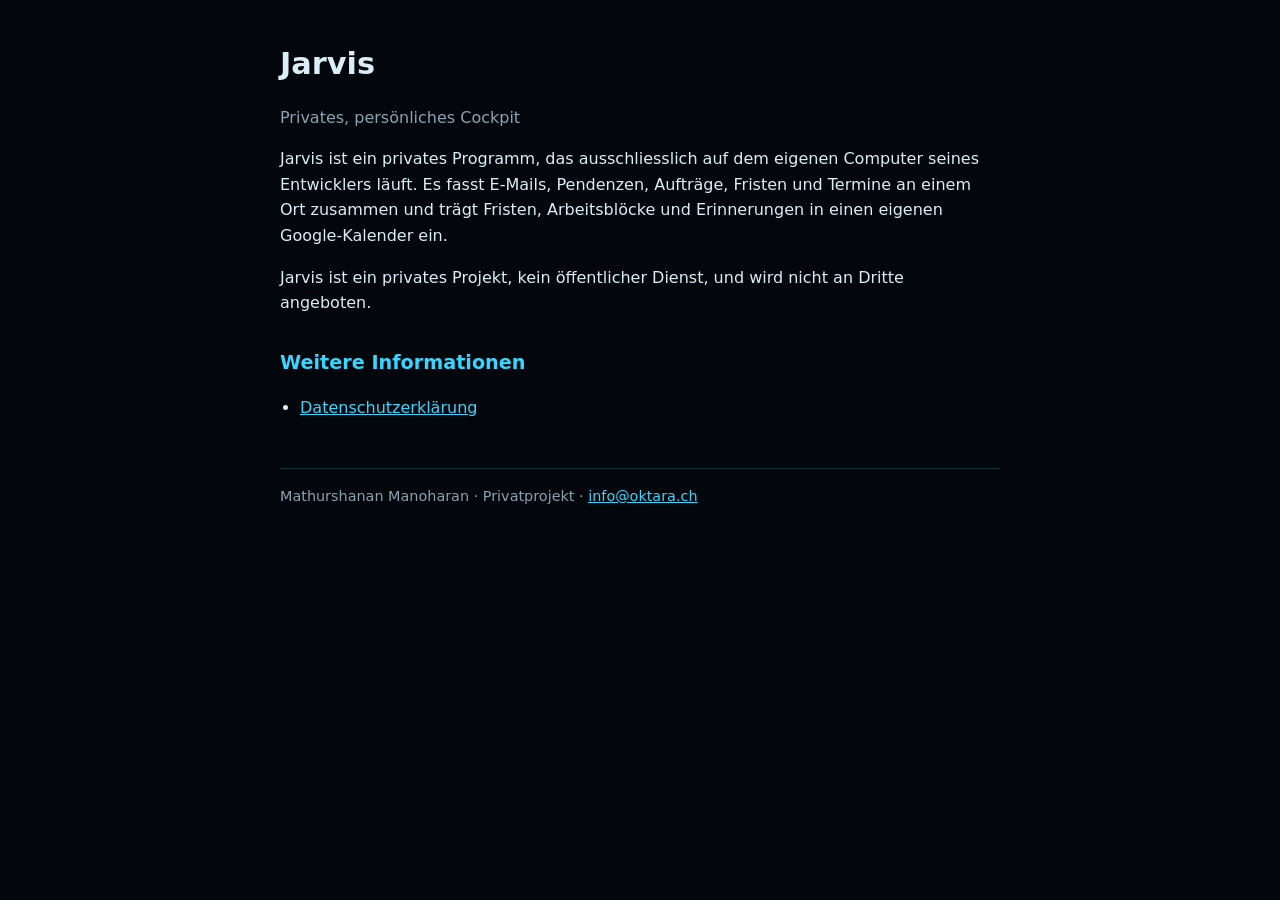
<file: jarvis/index.html>
<!doctype html>
<html lang="de"><head><meta charset="utf-8"><meta name="viewport" content="width=device-width,initial-scale=1">
<title>Jarvis</title><link rel="stylesheet" href="stil.css"></head>
<body><main>
<h1>Jarvis</h1>
<p class="leise">Privates, persönliches Cockpit</p>
<p>Jarvis ist ein privates Programm, das ausschliesslich auf dem eigenen Computer seines Entwicklers läuft.
Es fasst E-Mails, Pendenzen, Aufträge, Fristen und Termine an einem Ort zusammen und trägt Fristen,
Arbeitsblöcke und Erinnerungen in einen eigenen Google-Kalender ein.</p>
<p>Jarvis ist ein privates Projekt, kein öffentlicher Dienst, und wird nicht an Dritte angeboten.</p>
<h2>Weitere Informationen</h2>
<ul><li><a href="datenschutz.html">Datenschutzerklärung</a></li></ul>
<footer>Mathurshanan Manoharan · Privatprojekt · <a href="mailto:info@oktara.ch">info@oktara.ch</a></footer>
</main></body></html>
</file>
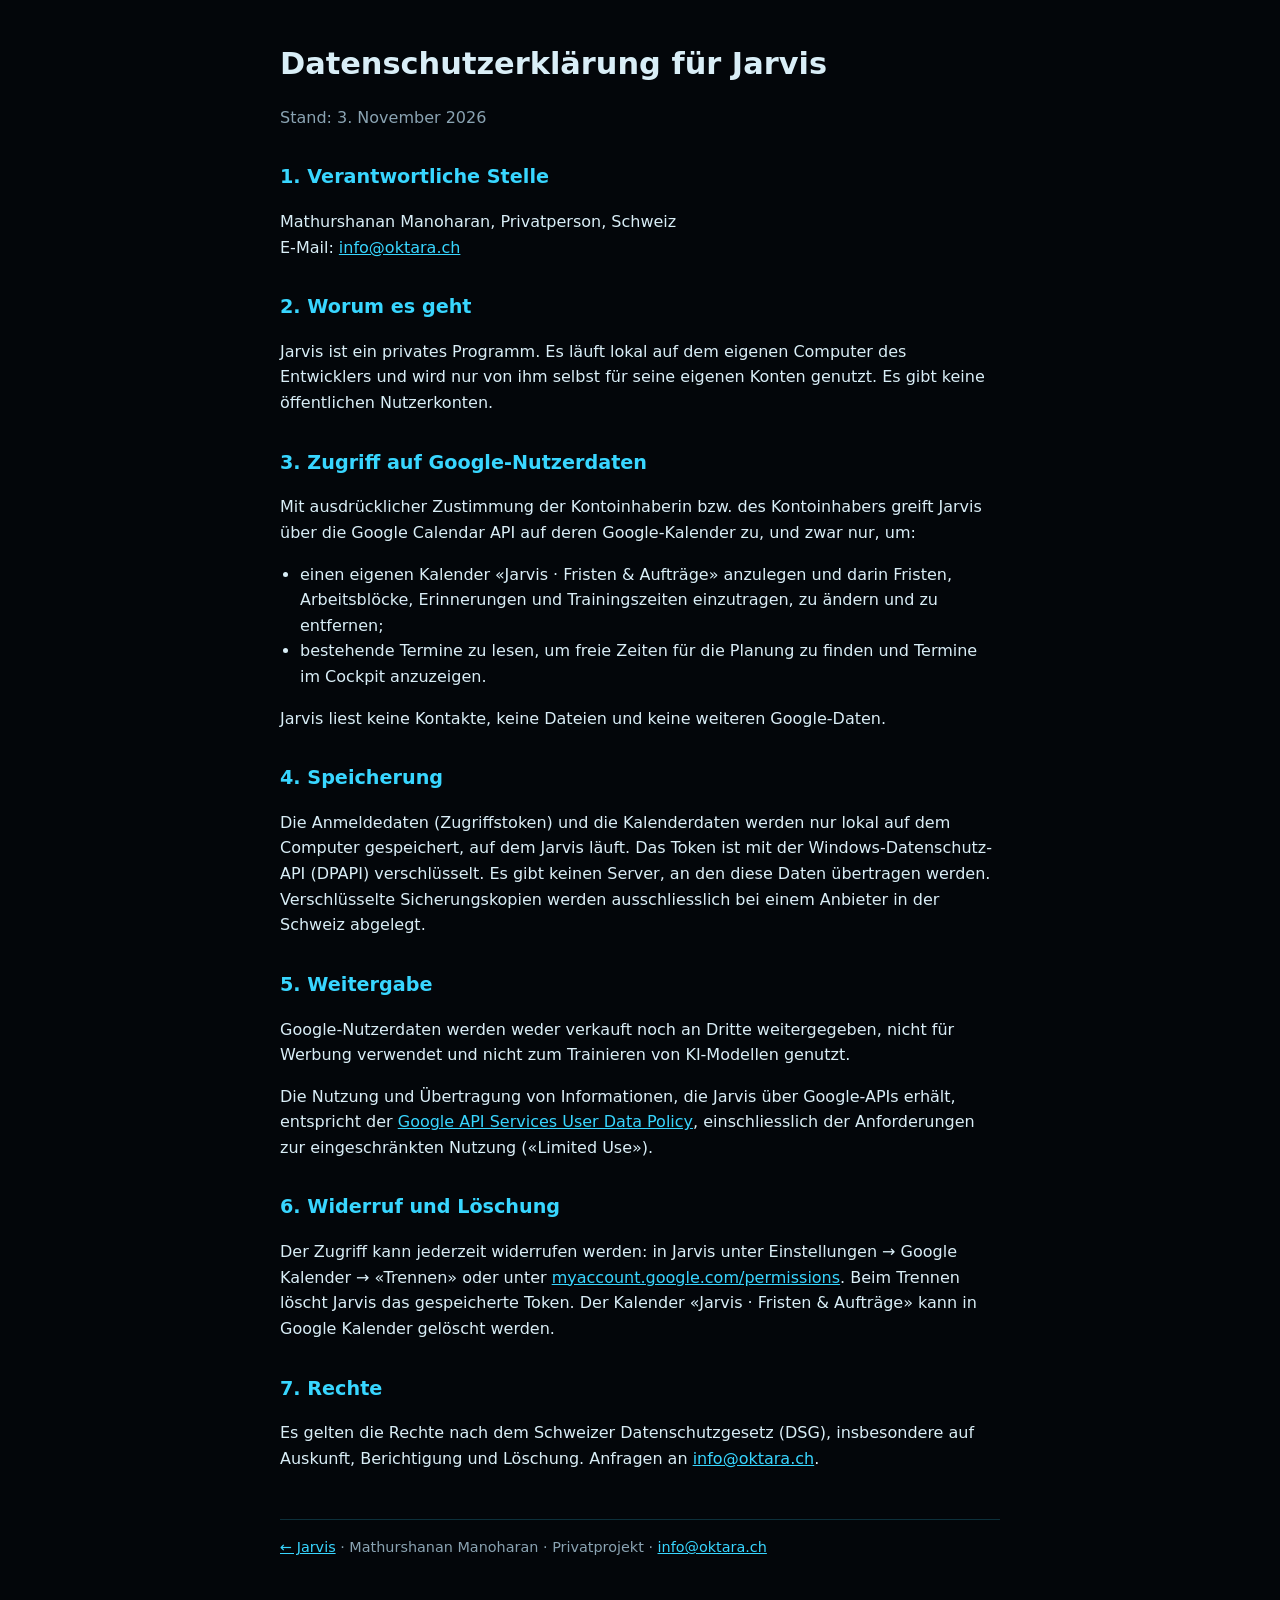
<file: jarvis/datenschutz.html>
<!doctype html>
<html lang="de"><head><meta charset="utf-8"><meta name="viewport" content="width=device-width,initial-scale=1">
<title>Datenschutzerklärung – Jarvis</title><link rel="stylesheet" href="stil.css"></head>
<body><main>
<h1>Datenschutzerklärung für Jarvis</h1>
<p class="leise">Stand: 3. November 2026</p>

<h2>1. Verantwortliche Stelle</h2>
<p>Mathurshanan Manoharan, Privatperson, Schweiz<br>
E-Mail: <a href="mailto:info@oktara.ch">info@oktara.ch</a></p>

<h2>2. Worum es geht</h2>
<p>Jarvis ist ein privates Programm. Es läuft lokal auf dem eigenen Computer des Entwicklers und wird nur von ihm
selbst für seine eigenen Konten genutzt. Es gibt keine öffentlichen Nutzerkonten.</p>

<h2>3. Zugriff auf Google-Nutzerdaten</h2>
<p>Mit ausdrücklicher Zustimmung der Kontoinhaberin bzw. des Kontoinhabers greift Jarvis über die Google Calendar API auf
deren Google-Kalender zu, und zwar nur, um:</p>
<ul>
<li>einen eigenen Kalender «Jarvis · Fristen &amp; Aufträge» anzulegen und darin Fristen, Arbeitsblöcke, Erinnerungen
und Trainingszeiten einzutragen, zu ändern und zu entfernen;</li>
<li>bestehende Termine zu lesen, um freie Zeiten für die Planung zu finden und Termine im Cockpit anzuzeigen.</li>
</ul>
<p>Jarvis liest keine Kontakte, keine Dateien und keine weiteren Google-Daten.</p>

<h2>4. Speicherung</h2>
<p>Die Anmeldedaten (Zugriffstoken) und die Kalenderdaten werden nur lokal auf dem Computer gespeichert, auf dem Jarvis
läuft. Das Token ist mit der Windows-Datenschutz-API (DPAPI) verschlüsselt. Es gibt keinen Server, an den diese Daten
übertragen werden. Verschlüsselte Sicherungskopien werden ausschliesslich bei einem Anbieter in der Schweiz abgelegt.</p>

<h2>5. Weitergabe</h2>
<p>Google-Nutzerdaten werden weder verkauft noch an Dritte weitergegeben, nicht für Werbung verwendet und nicht zum
Trainieren von KI-Modellen genutzt.</p>
<p>Die Nutzung und Übertragung von Informationen, die Jarvis über Google-APIs erhält, entspricht der
<a href="https://developers.google.com/terms/api-services-user-data-policy">Google API Services User Data Policy</a>,
einschliesslich der Anforderungen zur eingeschränkten Nutzung («Limited Use»).</p>

<h2>6. Widerruf und Löschung</h2>
<p>Der Zugriff kann jederzeit widerrufen werden: in Jarvis unter Einstellungen → Google Kalender → «Trennen» oder unter
<a href="https://myaccount.google.com/permissions">myaccount.google.com/permissions</a>. Beim Trennen löscht Jarvis das
gespeicherte Token. Der Kalender «Jarvis · Fristen &amp; Aufträge» kann in Google Kalender gelöscht werden.</p>

<h2>7. Rechte</h2>
<p>Es gelten die Rechte nach dem Schweizer Datenschutzgesetz (DSG), insbesondere auf Auskunft, Berichtigung und
Löschung. Anfragen an <a href="mailto:info@oktara.ch">info@oktara.ch</a>.</p>

<footer><a href="index.html">← Jarvis</a> · Mathurshanan Manoharan · Privatprojekt · <a href="mailto:info@oktara.ch">info@oktara.ch</a></footer>
</main></body></html>
</file>
<file: jarvis/stil.css>
:root{--bg:#03060a;--text:#d9eef7;--leise:#8aa3b2;--a:#38d6ff}
*{box-sizing:border-box}body{margin:0;background:var(--bg);color:var(--text);font:16px/1.6 system-ui,"Segoe UI",sans-serif}
main{max-width:760px;margin:0 auto;padding:40px 20px 60px}h1{font-size:1.9em;margin:0 0 4px}h2{font-size:1.2em;margin:32px 0 6px;color:var(--a)}
a{color:var(--a)}.leise{color:var(--leise)}footer{margin-top:48px;padding-top:16px;border-top:1px solid rgba(56,214,255,.2);font-size:.9em;color:var(--leise)}
ul{padding-left:20px}
</file>
